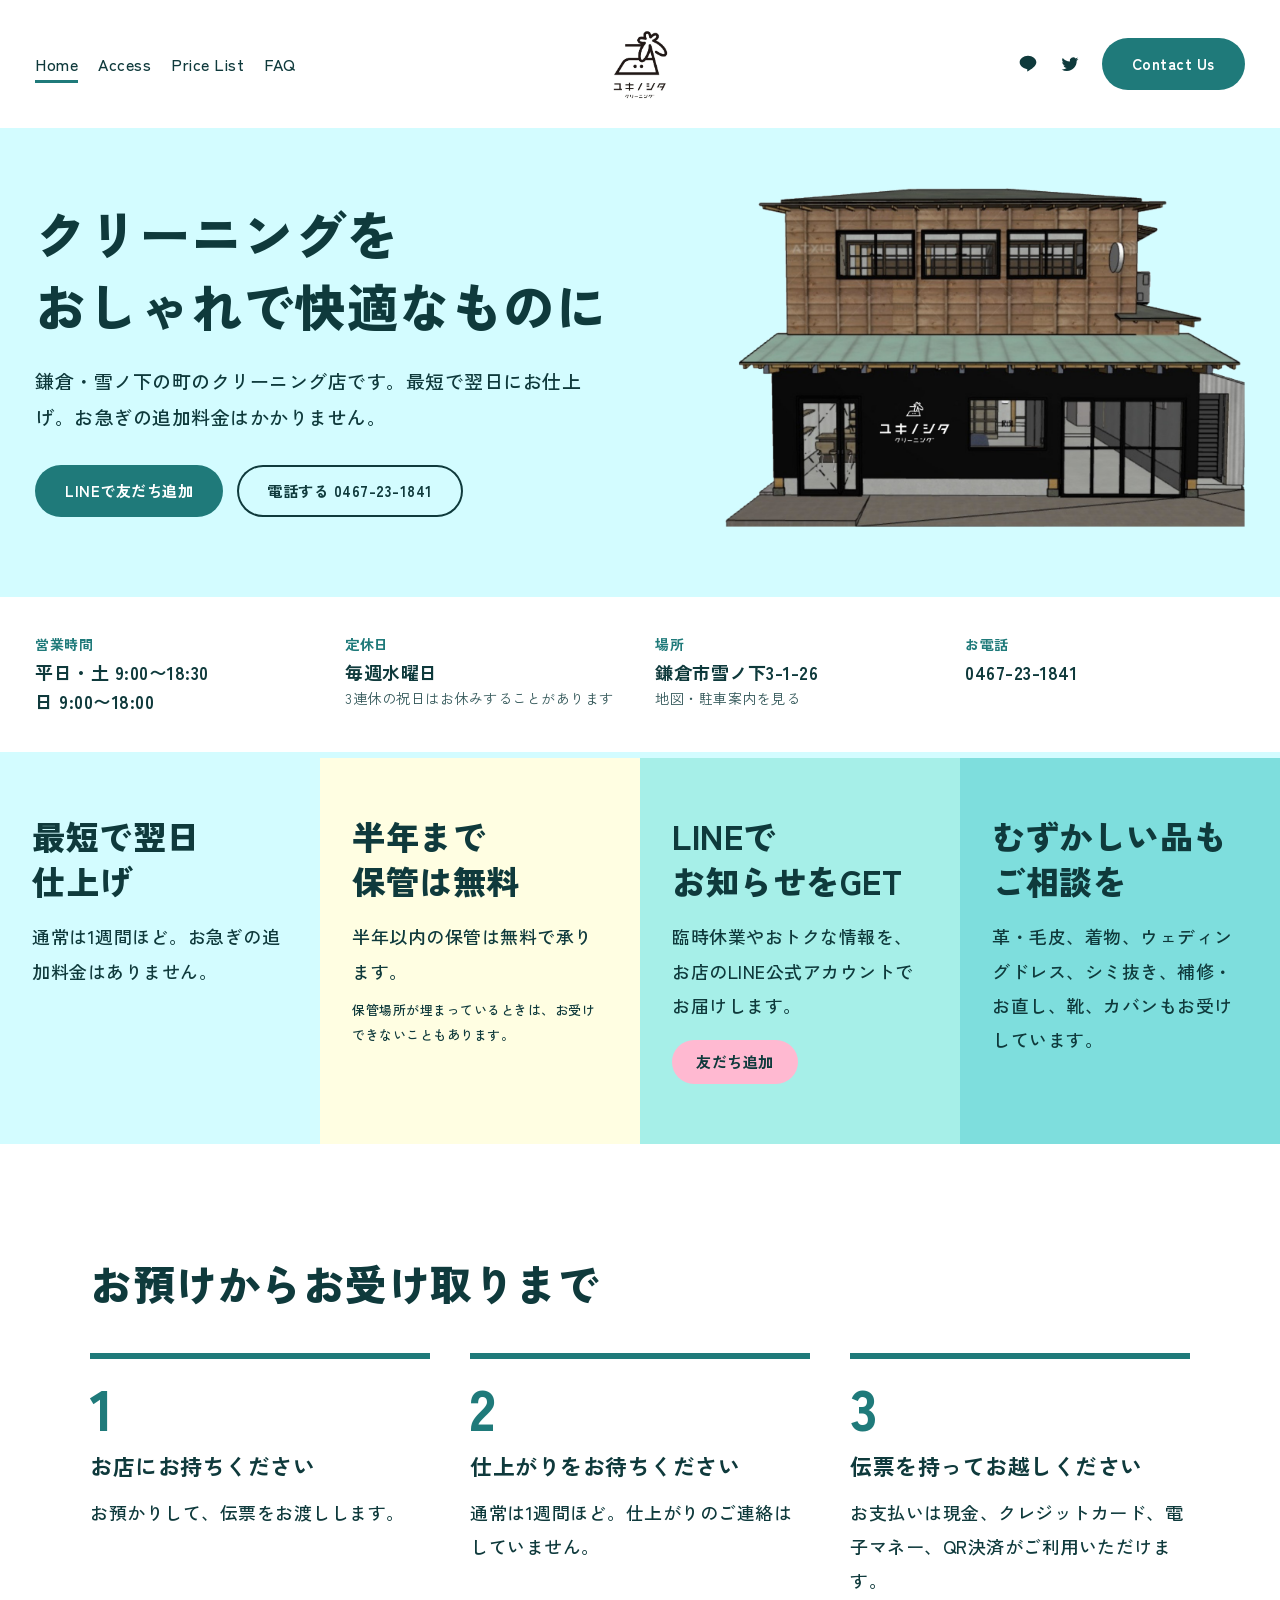
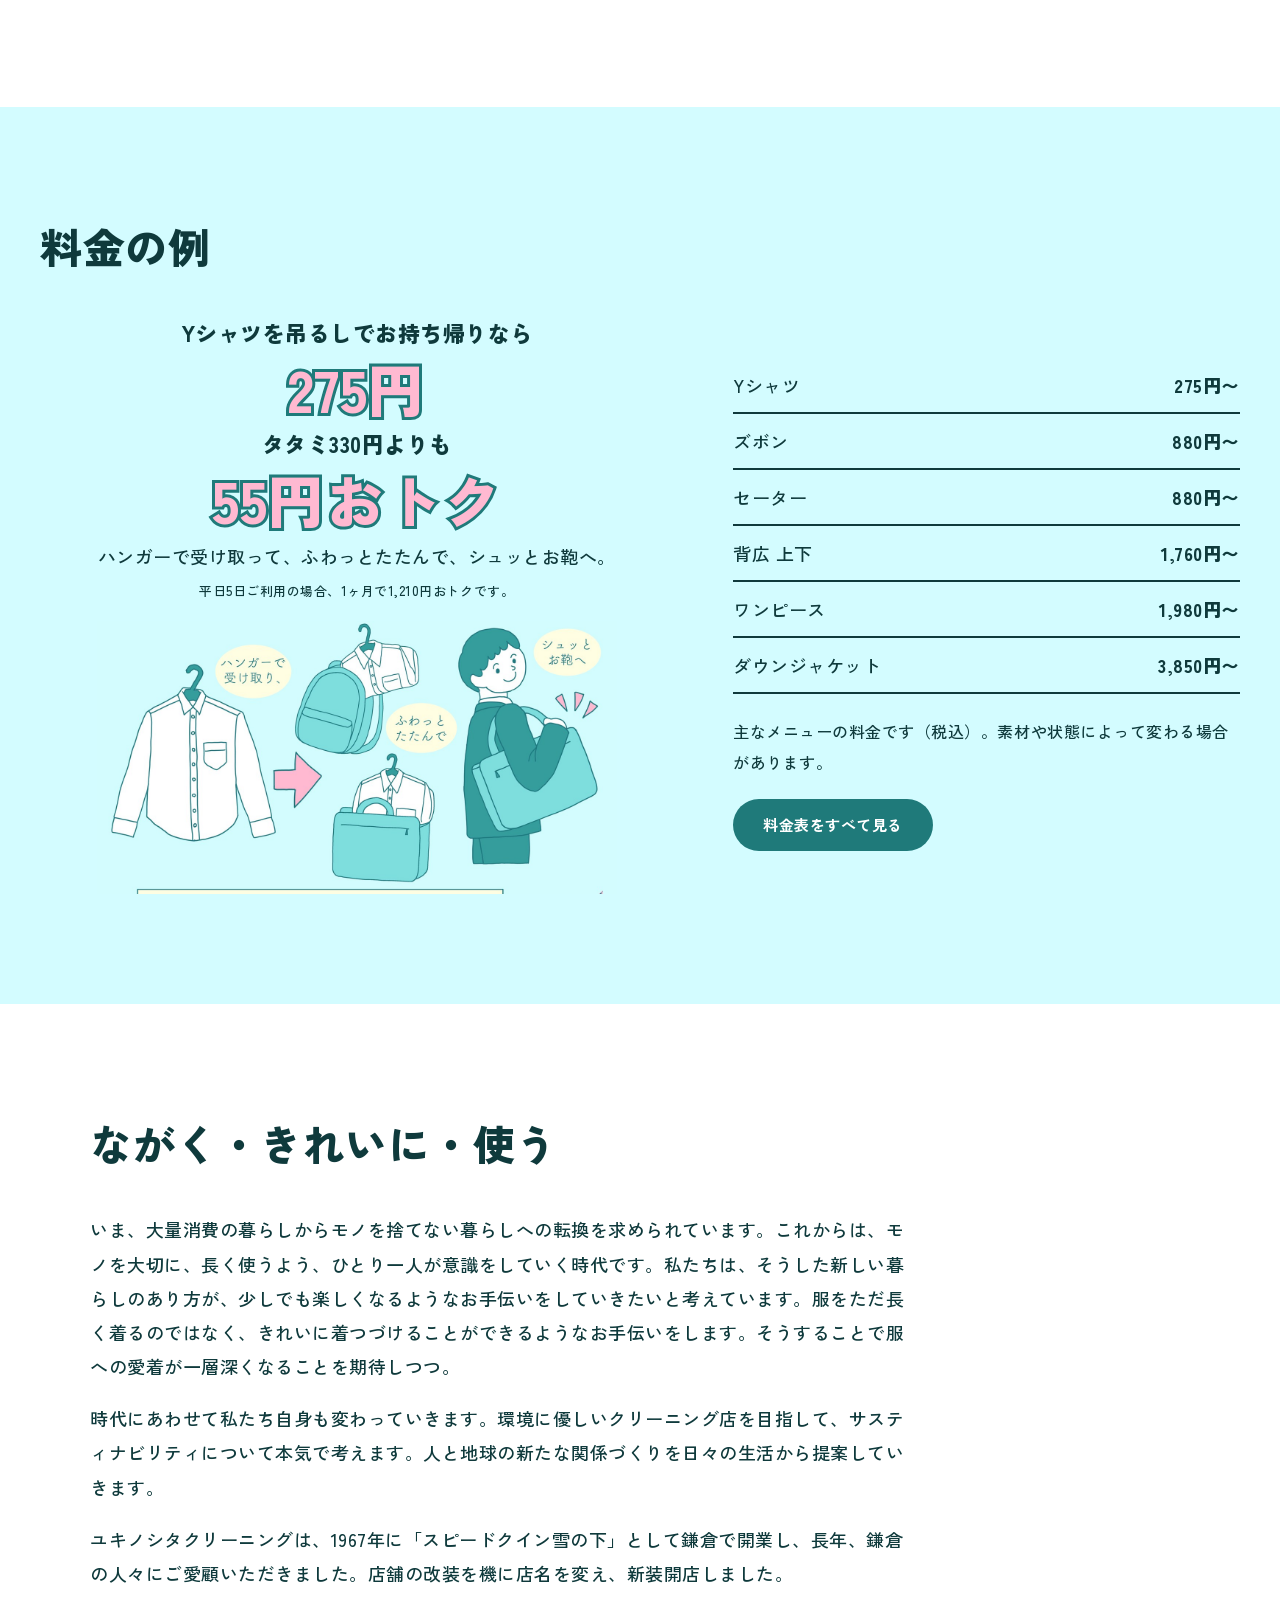
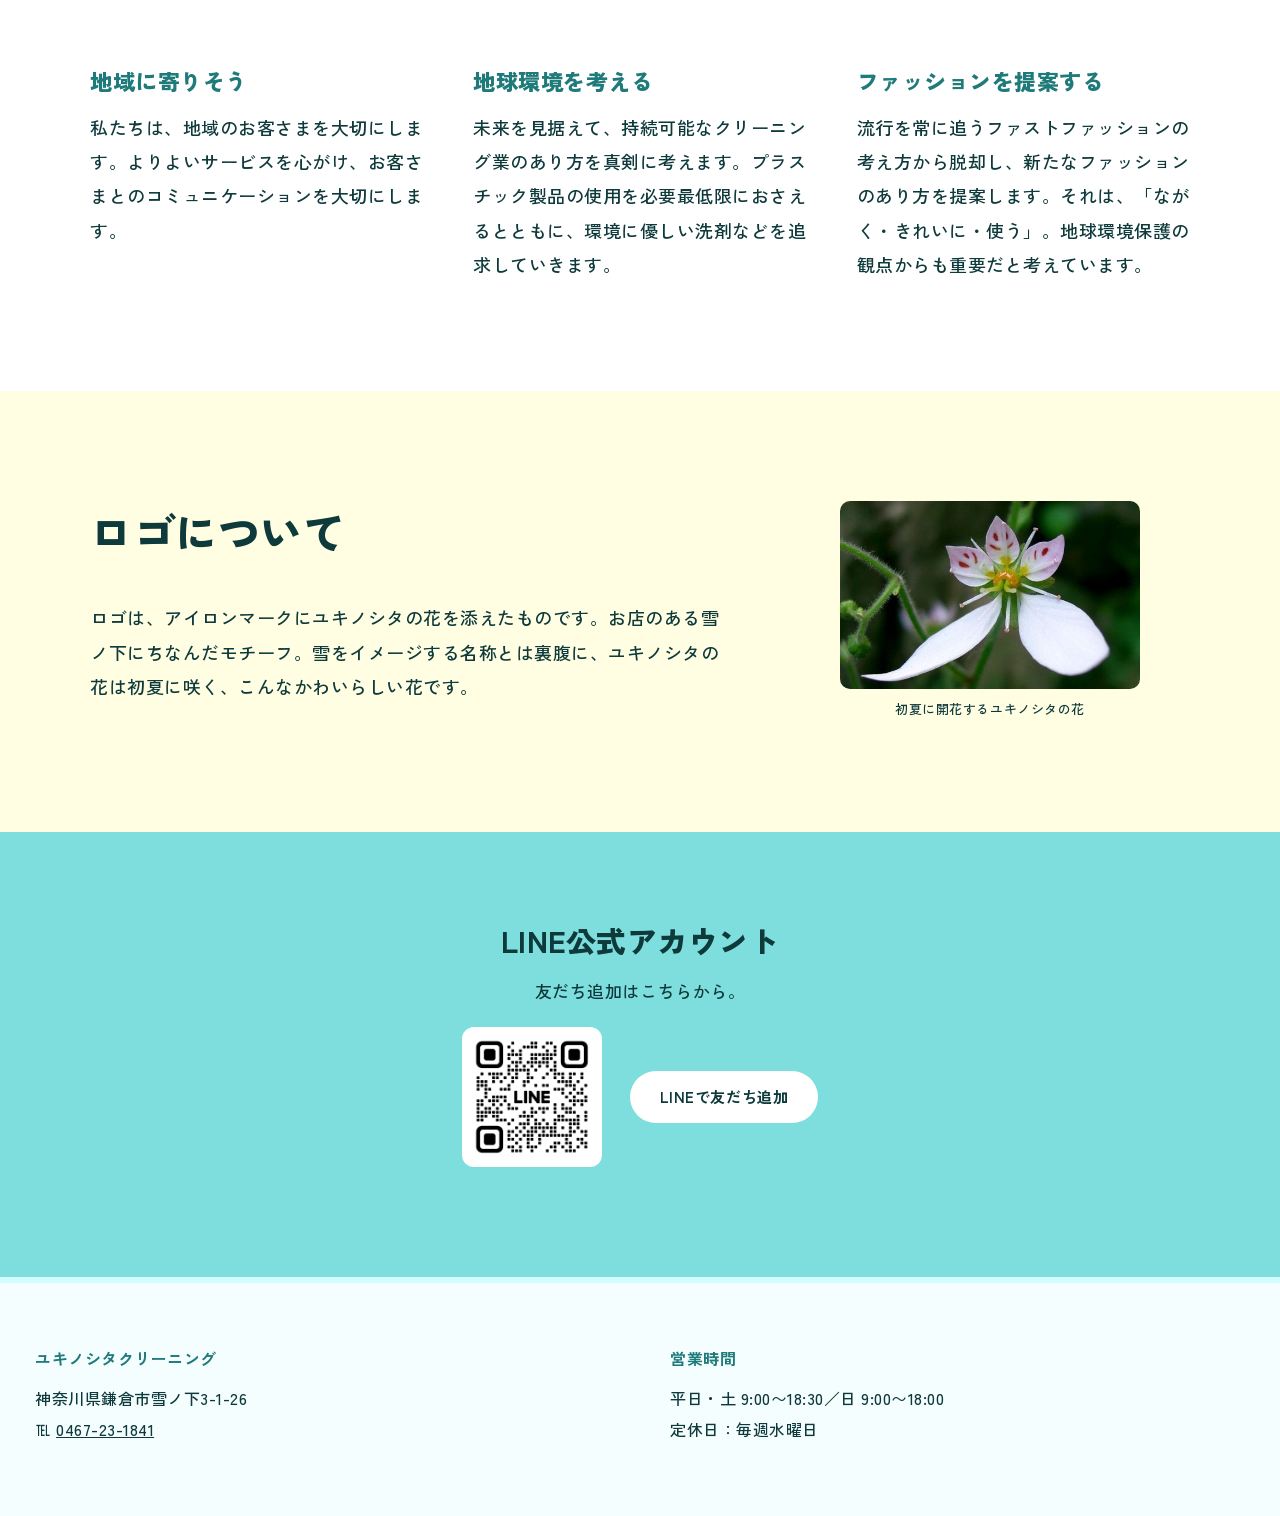
<file: index.html>
<!doctype html>
<html lang="ja"><head><meta charset="utf-8"><meta name="viewport" content="width=device-width,initial-scale=1">
<title>ユキノシタクリーニング｜鎌倉・雪ノ下のクリーニング店</title><meta name="description" content="鎌倉・雪ノ下のクリーニング店。最短翌日仕上げ、お急ぎの追加料金なし。Yシャツは吊るしでお持ち帰りなら275円（税込）。半年以内の保管は無料、大きなものはご相談ください。">
<meta property="og:description" content="鎌倉・雪ノ下のクリーニング店。最短翌日仕上げ、お急ぎの追加料金なし。Yシャツは吊るしでお持ち帰りなら275円（税込）。半年以内の保管は無料、大きなものはご相談ください。"><link rel="canonical" href="https://yukinoshita-cleaning.github.io/"><meta property="og:url" content="https://yukinoshita-cleaning.github.io/"><meta property="og:type" content="website"><meta property="og:locale" content="ja_JP">
<meta property="og:title" content="ユキノシタクリーニング"><meta property="og:site_name" content="ユキノシタクリーニング"><meta property="og:image" content="https://yukinoshita-cleaning.github.io/images/logo.jpg">
<link rel="preconnect" href="https://fonts.googleapis.com"><link rel="preconnect" href="https://fonts.gstatic.com" crossorigin>
<link href="https://fonts.googleapis.com/css2?family=Zen+Kaku+Gothic+New:wght@400;500;700;900&display=swap" rel="stylesheet">
<link rel="stylesheet" href="assets/style.css"><link rel="icon" href="favicon.ico" sizes="48x48"><link rel="icon" type="image/png" sizes="32x32" href="images/favicon-32.png"><link rel="apple-touch-icon" href="images/apple-touch-icon.png"><script type="application/ld+json">{"@context": "https://schema.org", "@type": "DryCleaningOrLaundry", "name": "ユキノシタクリーニング", "url": "https://yukinoshita-cleaning.github.io/", "image": "https://yukinoshita-cleaning.github.io/images/logo.jpg", "email": "yukinoshita.cleaning@icloud.com", "sameAs": ["https://twitter.com/Yukinoshita_Cl", "https://lin.ee/5aXbe80"], "telephone": "+81-467-23-1841", "address": {"@type": "PostalAddress", "addressCountry": "JP", "addressRegion": "神奈川県", "addressLocality": "鎌倉市", "streetAddress": "雪ノ下3-1-26"}, "geo": {"@type": "GeoCoordinates", "latitude": 35.322739, "longitude": 139.557242}, "openingHoursSpecification": [{"@type": "OpeningHoursSpecification", "dayOfWeek": ["Monday", "Tuesday", "Thursday", "Friday", "Saturday"], "opens": "09:00", "closes": "18:30"}, {"@type": "OpeningHoursSpecification", "dayOfWeek": "Sunday", "opens": "09:00", "closes": "18:00"}]}</script></head><body>
<header class="site-header"><nav class="site-nav"><a href="index.html" aria-current="page">Home</a><a href="access.html">Access</a><a href="price-list.html">Price List</a><a href="faq.html">FAQ</a></nav>
<a class="logo" href="index.html"><img src="images/logo.jpg" alt="ユキノシタクリーニング"></a>
<div class="header-right"><a class="tw" href="https://lin.ee/5aXbe80" aria-label="LINE" target="_blank" rel="noopener"><svg viewBox="0 0 24 24"><path d="M12 2C6.5 2 2 5.6 2 10c0 3.9 3.5 7.2 8.2 7.9.3.1.8.2.9.5.1.3.1.7 0 1l-.1.9c0 .3-.2 1 .9.5s5.9-3.5 8-6C21.300 13 22 11.600 22 10c0-4.400-4.500-8-10-8z"/></svg></a><a class="tw" href="https://twitter.com/Yukinoshita_Cl" aria-label="Twitter"><svg viewBox="0 0 24 24"><path d="M22 5.9c-.7.3-1.5.5-2.4.7.9-.5 1.5-1.3 1.8-2.3-.8.5-1.7.8-2.6 1a4.1 4.1 0 0 0-7 3.7A11.7 11.7 0 0 1 3.3 4.7a4.1 4.1 0 0 0 1.3 5.5c-.7 0-1.3-.2-1.9-.5 0 2 1.4 3.7 3.3 4.1-.6.2-1.2.2-1.8.1.5 1.6 2 2.8 3.8 2.9A8.2 8.2 0 0 1 2 18.5 11.6 11.6 0 0 0 8.3 20.3c7.5 0 11.7-6.3 11.7-11.7v-.5c.8-.6 1.5-1.3 2-2.2z"/></svg></a><a class="btn" href="contact.html">Contact Us</a></div></header>
<main>
<section class="hero"><div class="hero-in"><div>
<h1>クリーニングを<br>おしゃれで快適なものに</h1>
<p class="lead">鎌倉・雪ノ下の町のクリーニング店です。最短で翌日にお仕上げ。お急ぎの追加料金はかかりません。</p>
<div class="cta"><a class="btn" href="https://lin.ee/5aXbe80" target="_blank" rel="noopener">LINEで友だち追加</a><a class="btn ghost" href="tel:0467231841">電話する 0467-23-1841</a></div></div>
<figure><img src="images/shop.png" alt="ユキノシタクリーニングの外観。黒い壁に緑青色の屋根"></figure></div></section>
<section class="strip" aria-label="お店の情報"><div class="strip-in">
<div><h2>営業時間</h2><p>平日・土 9:00〜18:30<br>日 9:00〜18:00</p></div>
<div><h2>定休日</h2><p>毎週水曜日<small>3連休の祝日はお休みすることがあります</small></p></div>
<div><h2>場所</h2><p>鎌倉市雪ノ下3-1-26<small><a href="access.html">地図・駐車案内を見る</a></small></p></div>
<div><h2>お電話</h2><p><a href="tel:0467231841">0467-23-1841</a></p></div></div></section>
<section class="reasons" aria-label="ご利用のポイント">
<div class="reason r1"><h3>最短で翌日<br>仕上げ</h3><p>通常は1週間ほど。お急ぎの追加料金はありません。</p></div>
<div class="reason r2"><h3>半年まで<br>保管は無料</h3><p>半年以内の保管は無料で承ります。</p><small>保管場所が埋まっているときは、お受けできないこともあります。</small></div>
<div class="reason r3"><h3>LINEで<br>お知らせをGET</h3><p>臨時休業やおトクな情報を、お店のLINE公式アカウントでお届けします。</p><a class="btn accent" href="https://lin.ee/5aXbe80" target="_blank" rel="noopener">友だち追加</a></div>
<div class="reason r4"><h3>むずかしい品も<br>ご相談を</h3><p>革・毛皮、着物、ウェディングドレス、シミ抜き、補修・お直し、靴、カバンもお受けしています。</p></div></section>
<section class="section"><div class="section-in"><h2>お預けからお受け取りまで</h2>
<ol class="flow"><li><h3>お店にお持ちください</h3><p>お預かりして、伝票をお渡しします。</p></li>
<li><h3>仕上がりをお待ちください</h3><p>通常は1週間ほど。仕上がりのご連絡はしていません。</p></li>
<li><h3>伝票を持ってお越しください</h3><p>お支払いは現金、クレジットカード、電子マネー、QR決済がご利用いただけます。</p></li></ol></div></section>
<section class="section price-sec"><div class="section-in"><h2>料金の例</h2><div class="pricegrid"><div class="deal">
<h3>Yシャツを吊るしでお持ち帰りなら<span class="big">275円</span>タタミ330円よりも<span class="big">55円おトク</span></h3>
<p>ハンガーで受け取って、ふわっとたたんで、シュッとお鞄へ。</p><small>平日5日ご利用の場合、1ヶ月で1,210円おトクです。</small>
<img src="images/illust.jpg" alt="ハンガーで受け取ったYシャツをたたんで、お鞄に入れて持ち帰るイラスト" width="1414" height="740"></div>
<div class="pricelist"><table class="mini"><tbody><tr><th scope='row'>Yシャツ</th><td>275円〜</td></tr><tr><th scope='row'>ズボン</th><td>880円〜</td></tr><tr><th scope='row'>セーター</th><td>880円〜</td></tr><tr><th scope='row'>背広 上下</th><td>1,760円〜</td></tr><tr><th scope='row'>ワンピース</th><td>1,980円〜</td></tr><tr><th scope='row'>ダウンジャケット</th><td>3,850円〜</td></tr></tbody></table><p>主なメニューの料金です（税込）。素材や状態によって変わる場合があります。</p><a class="btn" href="price-list.html">料金表をすべて見る</a></div></div></div></section>
<section class="section"><div class="section-in"><h2>ながく・きれいに・使う</h2>
<div class="story"><p>いま、大量消費の暮らしからモノを捨てない暮らしへの転換を求められています。これからは、モノを大切に、長く使うよう、ひとり一人が意識をしていく時代です。私たちは、そうした新しい暮らしのあり方が、少しでも楽しくなるようなお手伝いをしていきたいと考えています。服をただ長く着るのではなく、きれいに着つづけることができるようなお手伝いをします。そうすることで服への愛着が一層深くなることを期待しつつ。</p>
<p>時代にあわせて私たち自身も変わっていきます。環境に優しいクリーニング店を目指して、サスティナビリティについて本気で考えます。人と地球の新たな関係づくりを日々の生活から提案していきます。</p>
<p>ユキノシタクリーニングは、1967年に「スピードクイン雪の下」として鎌倉で開業し、長年、鎌倉の人々にご愛顧いただきました。店舗の改装を機に店名を変え、新装開店しました。</p></div>
<div class="values"><div><h3>地域に寄りそう</h3><p>私たちは、地域のお客さまを大切にします。よりよいサービスを心がけ、お客さまとのコミュニケーションを大切にします。</p></div>
<div><h3>地球環境を考える</h3><p>未来を見据えて、持続可能なクリーニング業のあり方を真剣に考えます。プラスチック製品の使用を必要最低限におさえるとともに、環境に優しい洗剤などを追求していきます。</p></div>
<div><h3>ファッションを提案する</h3><p>流行を常に追うファストファッションの考え方から脱却し、新たなファッションのあり方を提案します。それは、「ながく・きれいに・使う」。地球環境保護の観点からも重要だと考えています。</p></div></div></div></section>
<section class="section logo-sec"><div class="section-in about-shop"><div><h2>ロゴについて</h2>
<p>ロゴは、アイロンマークにユキノシタの花を添えたものです。お店のある雪ノ下にちなんだモチーフ。雪をイメージする名称とは裏腹に、ユキノシタの花は初夏に咲く、こんなかわいらしい花です。</p></div>
<figure><img src="images/yukinoshita-flower.jpg" alt="白とピンクのユキノシタの花" width="538" height="337"><figcaption>初夏に開花するユキノシタの花</figcaption></figure></div></section>
<section class="line-band"><h3>LINE公式アカウント</h3><p>友だち追加はこちらから。</p><p class="line-block"><img src="images/line-qr.png" alt="LINE友だち追加のQRコード" width="140" height="140"><a class="btn light" href="https://lin.ee/5aXbe80" target="_blank" rel="noopener">LINEで友だち追加</a></p></section></main>
<footer class="site-footer"><div class="footer-in"><div><h4>ユキノシタクリーニング</h4><p>神奈川県鎌倉市雪ノ下3-1-26<br>℡ <a href="tel:0467231841">0467-23-1841</a></p></div><div><h4>営業時間</h4><p>平日・土 9:00〜18:30／日 9:00〜18:00<br>定休日：毎週水曜日</p></div></div></footer>
</body></html>
</file>
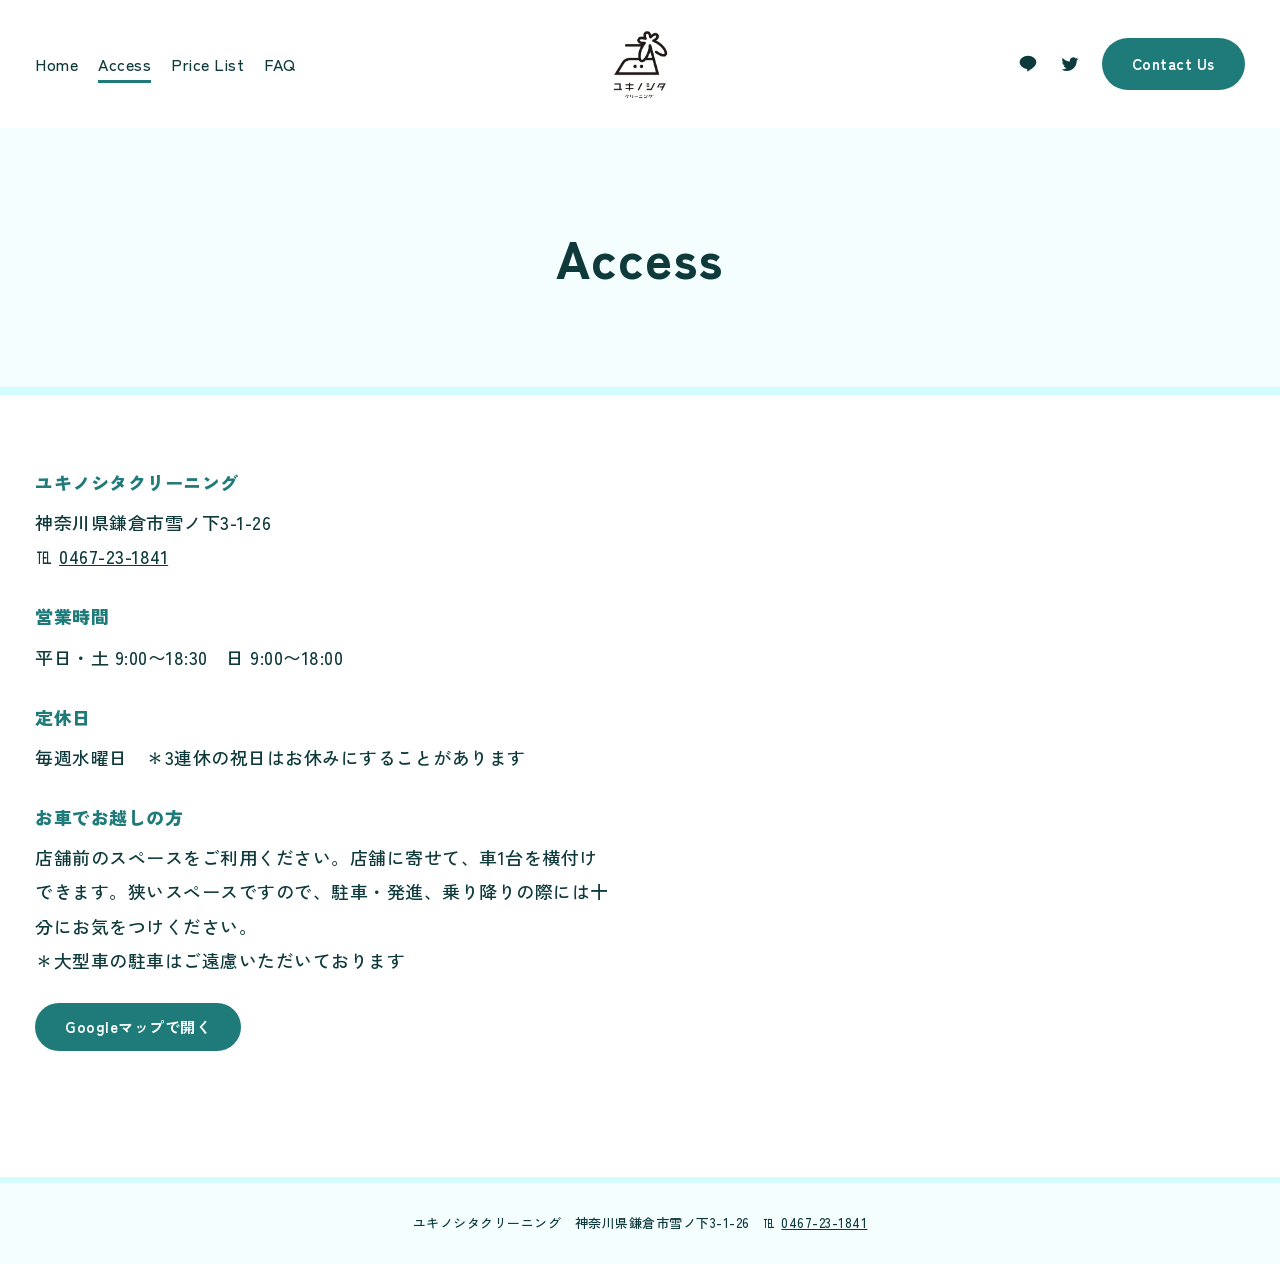
<file: access.html>
<!doctype html>
<html lang="ja"><head><meta charset="utf-8"><meta name="viewport" content="width=device-width,initial-scale=1">
<title>Access — ユキノシタクリーニング</title>
<meta name="description" content="ユキノシタクリーニング（鎌倉市雪ノ下3-1-26）へのアクセス。営業時間は平日・土9:00〜18:30、日9:00〜18:00、毎週水曜定休。お車は店舗前に1台横付けできます。"><meta property="og:description" content="ユキノシタクリーニング（鎌倉市雪ノ下3-1-26）へのアクセス。営業時間は平日・土9:00〜18:30、日9:00〜18:00、毎週水曜定休。お車は店舗前に1台横付けできます。"><link rel="canonical" href="https://yukinoshita-cleaning.github.io/access.html"><meta property="og:url" content="https://yukinoshita-cleaning.github.io/access.html"><meta property="og:type" content="website"><meta property="og:locale" content="ja_JP">
<meta property="og:title" content="Access — ユキノシタクリーニング"><meta property="og:site_name" content="ユキノシタクリーニング"><meta property="og:image" content="https://yukinoshita-cleaning.github.io/images/logo.jpg">
<link rel="preconnect" href="https://fonts.googleapis.com"><link rel="preconnect" href="https://fonts.gstatic.com" crossorigin>
<link href="https://fonts.googleapis.com/css2?family=Zen+Kaku+Gothic+New:wght@400;500;700;900&display=swap" rel="stylesheet">
<link rel="stylesheet" href="assets/style.css"><link rel="icon" href="favicon.ico" sizes="48x48"><link rel="icon" type="image/png" sizes="32x32" href="images/favicon-32.png"><link rel="apple-touch-icon" href="images/apple-touch-icon.png"></head><body>
<header class="site-header"><nav class="site-nav"><a href="index.html">Home</a><a href="access.html" aria-current="page">Access</a><a href="price-list.html">Price List</a><a href="faq.html">FAQ</a></nav>
<a class="logo" href="index.html"><img src="images/logo.jpg" alt="ユキノシタクリーニング"></a>
<div class="header-right"><a class="tw" href="https://lin.ee/5aXbe80" aria-label="LINE" target="_blank" rel="noopener"><svg viewBox="0 0 24 24"><path d="M12 2C6.5 2 2 5.6 2 10c0 3.9 3.5 7.2 8.2 7.9.3.1.8.2.9.5.1.3.1.7 0 1l-.1.9c0 .3-.2 1 .9.5s5.9-3.5 8-6C21.300 13 22 11.600 22 10c0-4.400-4.500-8-10-8z"/></svg></a><a class="tw" href="https://twitter.com/Yukinoshita_Cl" aria-label="Twitter"><svg viewBox="0 0 24 24"><path d="M22 5.9c-.7.3-1.5.5-2.4.7.9-.5 1.5-1.3 1.8-2.3-.8.5-1.7.8-2.6 1a4.1 4.1 0 0 0-7 3.7A11.7 11.7 0 0 1 3.3 4.7a4.1 4.1 0 0 0 1.3 5.5c-.7 0-1.3-.2-1.9-.5 0 2 1.4 3.7 3.3 4.1-.6.2-1.2.2-1.8.1.5 1.6 2 2.8 3.8 2.9A8.2 8.2 0 0 1 2 18.5 11.6 11.6 0 0 0 8.3 20.3c7.5 0 11.7-6.3 11.7-11.7v-.5c.8-.6 1.5-1.3 2-2.2z"/></svg></a><a class="btn" href="contact.html">Contact Us</a></div></header>
<main><h2 class="title page-title">Access</h2>
<div class="wrap"><div class="access"><div class="info">
<h4>ユキノシタクリーニング</h4><p>神奈川県鎌倉市雪ノ下3-1-26<br>℡ <a href="tel:0467231841">0467-23-1841</a></p>
<h4>営業時間</h4><p>平日・土 9:00〜18:30　日 9:00〜18:00</p>
<h4>定休日</h4><p>毎週水曜日　＊3連休の祝日はお休みにすることがあります</p>
<h4>お車でお越しの方</h4><p>店舗前のスペースをご利用ください。店舗に寄せて、車1台を横付けできます。狭いスペースですので、駐車・発進、乗り降りの際には十分にお気をつけください。<br>＊大型車の駐車はご遠慮いただいております</p>
<p><a class="btn" href="https://maps.app.goo.gl/fqfAePQv6fpUEhGL8" target="_blank" rel="noopener">Googleマップで開く</a></p></div>
<div class="map"><iframe title="地図" loading="lazy" src="https://www.openstreetmap.org/export/embed.html?bbox=139.5532%2C35.3202%2C139.5612%2C35.3252&amp;layer=mapnik&amp;marker=35.322739%2C139.557242"></iframe></div></div></div></main>
<footer class="site-footer simple"><p>ユキノシタクリーニング　神奈川県鎌倉市雪ノ下3-1-26　℡ <a href="tel:0467231841">0467-23-1841</a></p></footer>
</body></html>
</file>
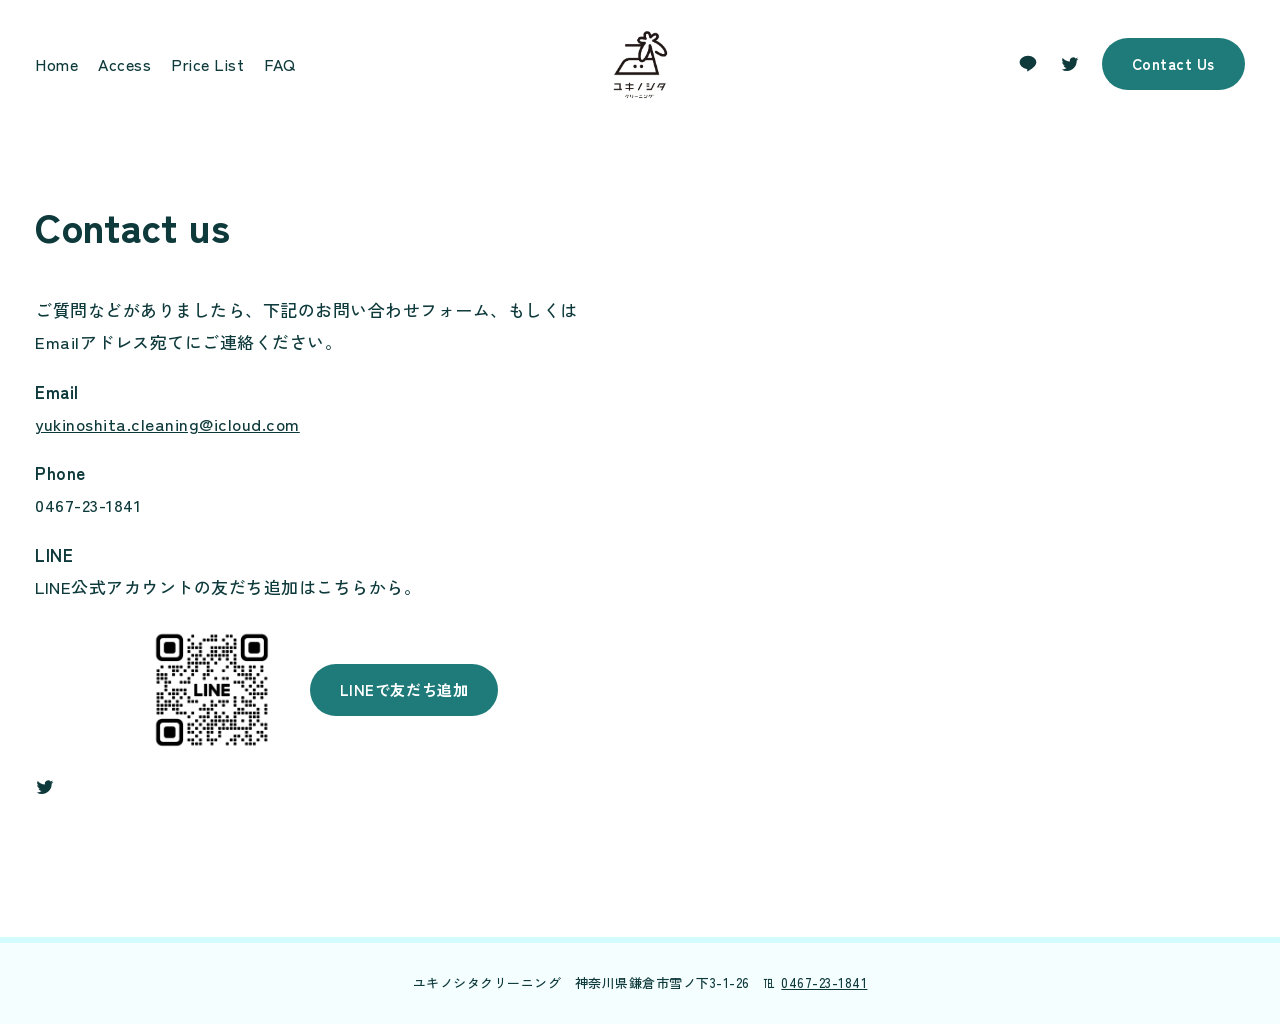
<file: contact.html>
<!doctype html>
<html lang="ja"><head><meta charset="utf-8"><meta name="viewport" content="width=device-width,initial-scale=1">
<title>Contact — ユキノシタクリーニング</title>
<meta name="description" content="ユキノシタクリーニング（鎌倉・雪ノ下）へのお問い合わせ。お電話0467-23-1841、メール、LINE公式アカウント、お問い合わせフォームから承ります。"><meta property="og:description" content="ユキノシタクリーニング（鎌倉・雪ノ下）へのお問い合わせ。お電話0467-23-1841、メール、LINE公式アカウント、お問い合わせフォームから承ります。"><link rel="canonical" href="https://yukinoshita-cleaning.github.io/contact.html"><meta property="og:url" content="https://yukinoshita-cleaning.github.io/contact.html"><meta property="og:type" content="website"><meta property="og:locale" content="ja_JP">
<meta property="og:title" content="Contact — ユキノシタクリーニング"><meta property="og:site_name" content="ユキノシタクリーニング"><meta property="og:image" content="https://yukinoshita-cleaning.github.io/images/logo.jpg">
<link rel="preconnect" href="https://fonts.googleapis.com"><link rel="preconnect" href="https://fonts.gstatic.com" crossorigin>
<link href="https://fonts.googleapis.com/css2?family=Zen+Kaku+Gothic+New:wght@400;500;700;900&display=swap" rel="stylesheet">
<link rel="stylesheet" href="assets/style.css"><link rel="icon" href="favicon.ico" sizes="48x48"><link rel="icon" type="image/png" sizes="32x32" href="images/favicon-32.png"><link rel="apple-touch-icon" href="images/apple-touch-icon.png"></head><body>
<header class="site-header"><nav class="site-nav"><a href="index.html">Home</a><a href="access.html">Access</a><a href="price-list.html">Price List</a><a href="faq.html">FAQ</a></nav>
<a class="logo" href="index.html"><img src="images/logo.jpg" alt="ユキノシタクリーニング"></a>
<div class="header-right"><a class="tw" href="https://lin.ee/5aXbe80" aria-label="LINE" target="_blank" rel="noopener"><svg viewBox="0 0 24 24"><path d="M12 2C6.5 2 2 5.6 2 10c0 3.9 3.5 7.2 8.2 7.9.3.1.8.2.9.5.1.3.1.7 0 1l-.1.9c0 .3-.2 1 .9.5s5.9-3.5 8-6C21.300 13 22 11.600 22 10c0-4.400-4.500-8-10-8z"/></svg></a><a class="tw" href="https://twitter.com/Yukinoshita_Cl" aria-label="Twitter"><svg viewBox="0 0 24 24"><path d="M22 5.9c-.7.3-1.5.5-2.4.7.9-.5 1.5-1.3 1.8-2.3-.8.5-1.7.8-2.6 1a4.1 4.1 0 0 0-7 3.7A11.7 11.7 0 0 1 3.3 4.7a4.1 4.1 0 0 0 1.3 5.5c-.7 0-1.3-.2-1.9-.5 0 2 1.4 3.7 3.3 4.1-.6.2-1.2.2-1.8.1.5 1.6 2 2.8 3.8 2.9A8.2 8.2 0 0 1 2 18.5 11.6 11.6 0 0 0 8.3 20.3c7.5 0 11.7-6.3 11.7-11.7v-.5c.8-.6 1.5-1.3 2-2.2z"/></svg></a><a class="btn" href="contact.html">Contact Us</a></div></header>
<main><div class="contact"><div><h1>Contact us</h1>
<p>ご質問などがありましたら、下記のお問い合わせフォーム、もしくはEmailアドレス宛てにご連絡ください。</p>
<p><b>Email</b><br><a href="mailto:yukinoshita.cleaning@icloud.com">yukinoshita.cleaning@icloud.com</a></p>
<p><b>Phone</b><br>0467-23-1841</p>
<p><b>LINE</b><br>LINE公式アカウントの友だち追加はこちらから。</p>
<p class="line-block"><img src="images/line-qr.png" alt="LINE友だち追加のQRコード" width="140" height="140"><a class="btn" href="https://lin.ee/5aXbe80" target="_blank" rel="noopener">LINEで友だち追加</a></p><a class="tw" href="https://twitter.com/Yukinoshita_Cl" aria-label="Twitter"><svg viewBox="0 0 24 24"><path d="M22 5.9c-.7.3-1.5.5-2.4.7.9-.5 1.5-1.3 1.8-2.3-.8.5-1.7.8-2.6 1a4.1 4.1 0 0 0-7 3.7A11.7 11.7 0 0 1 3.3 4.7a4.1 4.1 0 0 0 1.3 5.5c-.7 0-1.3-.2-1.9-.5 0 2 1.4 3.7 3.3 4.1-.6.2-1.2.2-1.8.1.5 1.6 2 2.8 3.8 2.9A8.2 8.2 0 0 1 2 18.5 11.6 11.6 0 0 0 8.3 20.3c7.5 0 11.7-6.3 11.7-11.7v-.5c.8-.6 1.5-1.3 2-2.2z"/></svg></a></div>
<!-- Googleフォーム: 「送信」→「<>」埋め込みHTMLの src のURLを下の GOOGLE_FORM_URL に入れ、このコメントを外してください
<form-embed><iframe src="GOOGLE_FORM_URL" width="100%" height="900" frameborder="0" title="お問い合わせフォーム">読み込んでいます…</iframe></form-embed>
--></div></main>
<footer class="site-footer simple"><p>ユキノシタクリーニング　神奈川県鎌倉市雪ノ下3-1-26　℡ <a href="tel:0467231841">0467-23-1841</a></p></footer>
</body></html>
</file>
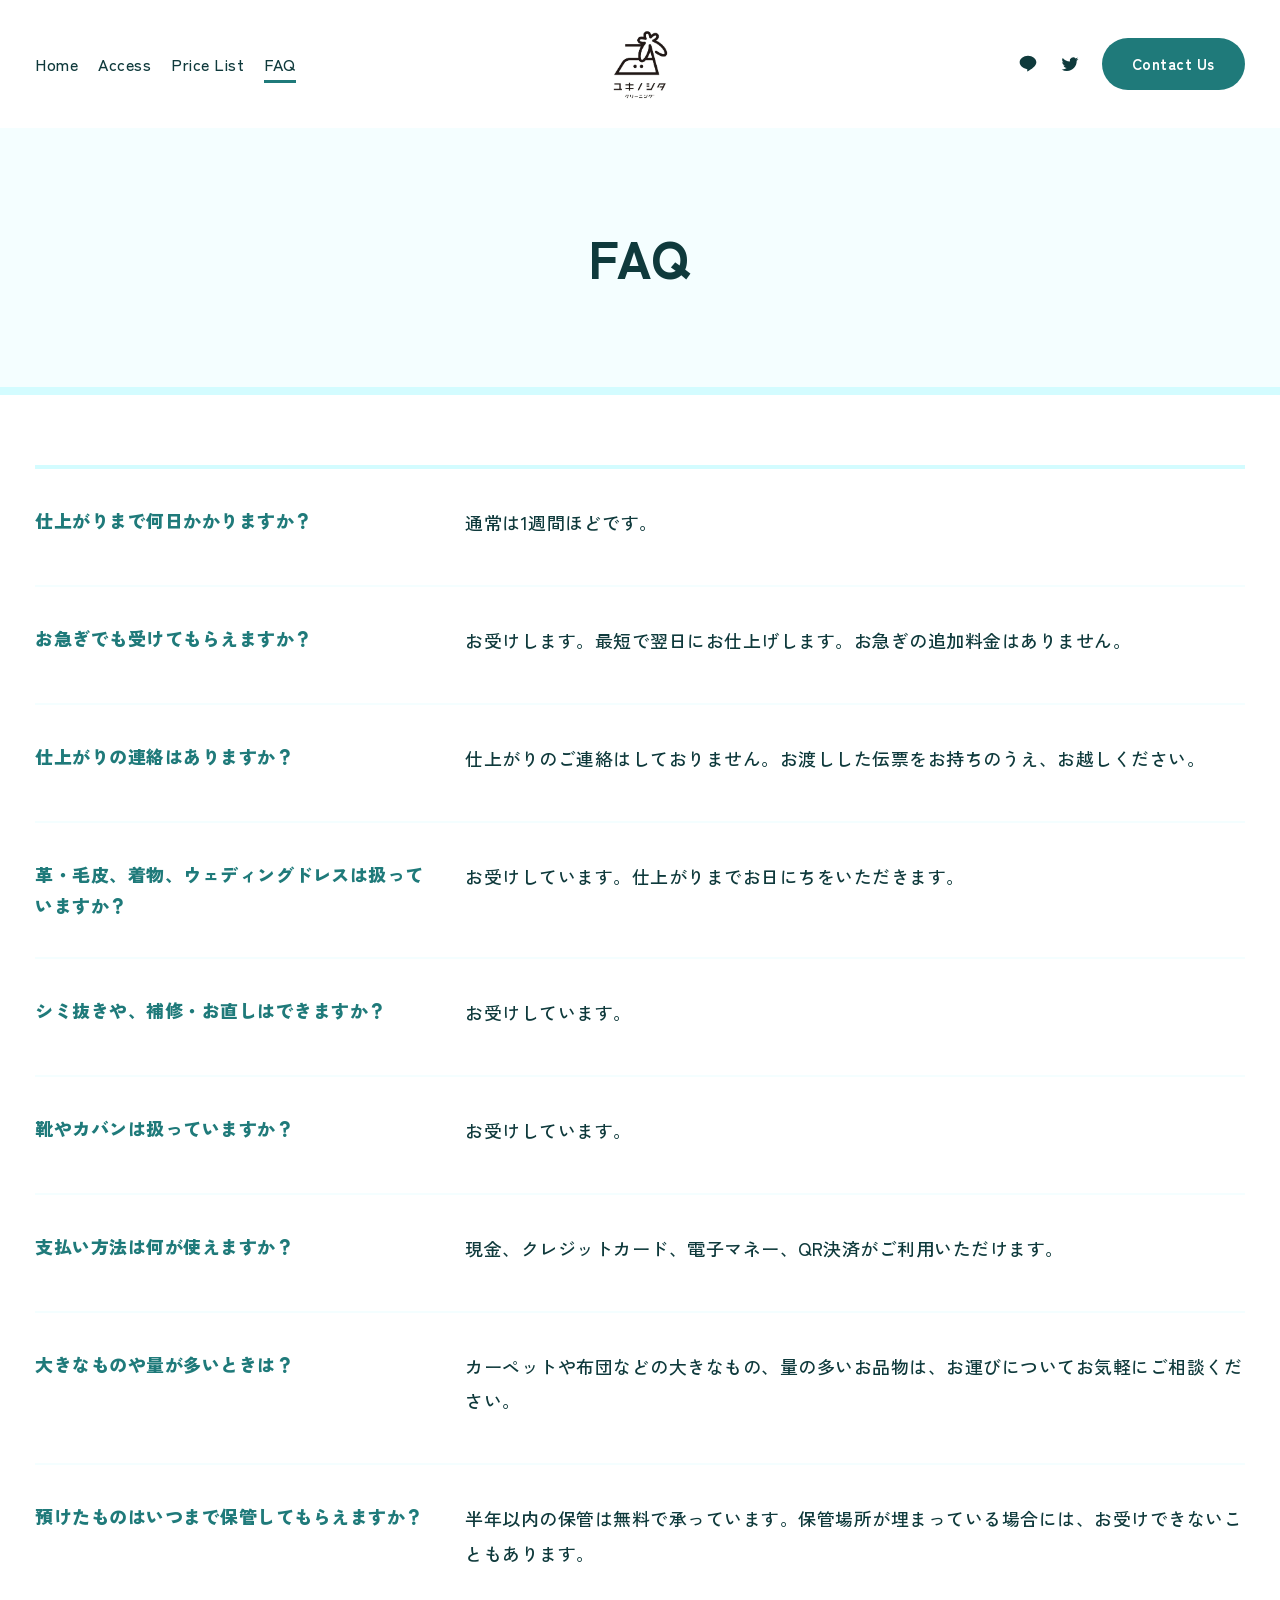
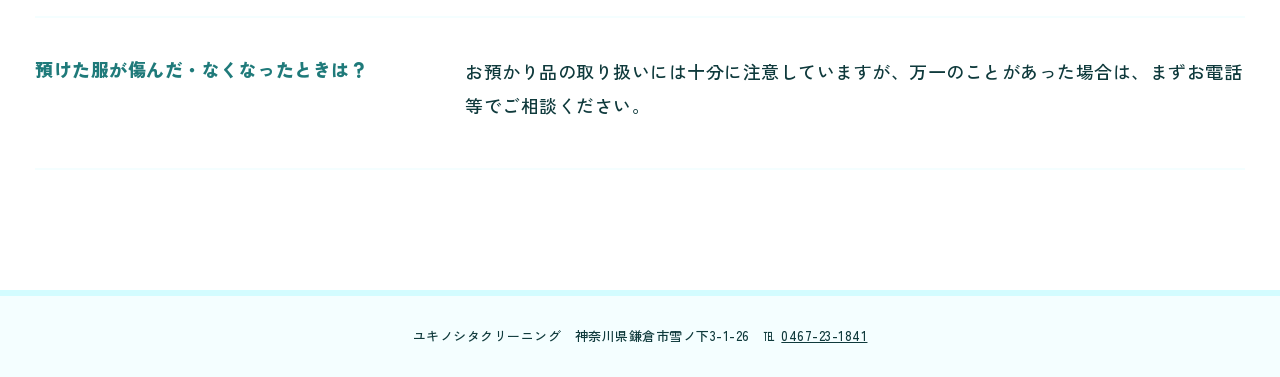
<file: faq.html>
<!doctype html>
<html lang="ja"><head><meta charset="utf-8"><meta name="viewport" content="width=device-width,initial-scale=1">
<title>FAQ — ユキノシタクリーニング</title>
<meta name="description" content="ユキノシタクリーニング（鎌倉・雪ノ下）のよくあるご質問。仕上がり日数、お支払い方法、保管、むずかしい品のお取り扱いなどにお答えします。"><meta property="og:description" content="ユキノシタクリーニング（鎌倉・雪ノ下）のよくあるご質問。仕上がり日数、お支払い方法、保管、むずかしい品のお取り扱いなどにお答えします。"><link rel="canonical" href="https://yukinoshita-cleaning.github.io/faq.html"><meta property="og:url" content="https://yukinoshita-cleaning.github.io/faq.html"><meta property="og:type" content="website"><meta property="og:locale" content="ja_JP">
<meta property="og:title" content="FAQ — ユキノシタクリーニング"><meta property="og:site_name" content="ユキノシタクリーニング"><meta property="og:image" content="https://yukinoshita-cleaning.github.io/images/logo.jpg">
<link rel="preconnect" href="https://fonts.googleapis.com"><link rel="preconnect" href="https://fonts.gstatic.com" crossorigin>
<link href="https://fonts.googleapis.com/css2?family=Zen+Kaku+Gothic+New:wght@400;500;700;900&display=swap" rel="stylesheet">
<link rel="stylesheet" href="assets/style.css"><link rel="icon" href="favicon.ico" sizes="48x48"><link rel="icon" type="image/png" sizes="32x32" href="images/favicon-32.png"><link rel="apple-touch-icon" href="images/apple-touch-icon.png"></head><body>
<header class="site-header"><nav class="site-nav"><a href="index.html">Home</a><a href="access.html">Access</a><a href="price-list.html">Price List</a><a href="faq.html" aria-current="page">FAQ</a></nav>
<a class="logo" href="index.html"><img src="images/logo.jpg" alt="ユキノシタクリーニング"></a>
<div class="header-right"><a class="tw" href="https://lin.ee/5aXbe80" aria-label="LINE" target="_blank" rel="noopener"><svg viewBox="0 0 24 24"><path d="M12 2C6.5 2 2 5.6 2 10c0 3.9 3.5 7.2 8.2 7.9.3.1.8.2.9.5.1.3.1.7 0 1l-.1.9c0 .3-.2 1 .9.5s5.9-3.5 8-6C21.300 13 22 11.600 22 10c0-4.400-4.500-8-10-8z"/></svg></a><a class="tw" href="https://twitter.com/Yukinoshita_Cl" aria-label="Twitter"><svg viewBox="0 0 24 24"><path d="M22 5.9c-.7.3-1.5.5-2.4.7.9-.5 1.5-1.3 1.8-2.3-.8.5-1.7.8-2.6 1a4.1 4.1 0 0 0-7 3.7A11.7 11.7 0 0 1 3.3 4.7a4.1 4.1 0 0 0 1.3 5.5c-.7 0-1.3-.2-1.9-.5 0 2 1.4 3.7 3.3 4.1-.6.2-1.2.2-1.8.1.5 1.6 2 2.8 3.8 2.9A8.2 8.2 0 0 1 2 18.5 11.6 11.6 0 0 0 8.3 20.3c7.5 0 11.7-6.3 11.7-11.7v-.5c.8-.6 1.5-1.3 2-2.2z"/></svg></a><a class="btn" href="contact.html">Contact Us</a></div></header>
<main><h2 class="title page-title">FAQ</h2>
<div class="wrap"><ul class="rows faq"><li class="row-item"><h3>仕上がりまで何日かかりますか？</h3><div><p>通常は1週間ほどです。</p></div></li><li class="row-item"><h3>お急ぎでも受けてもらえますか？</h3><div><p>お受けします。最短で翌日にお仕上げします。お急ぎの追加料金はありません。</p></div></li><li class="row-item"><h3>仕上がりの連絡はありますか？</h3><div><p>仕上がりのご連絡はしておりません。お渡しした伝票をお持ちのうえ、お越しください。</p></div></li><li class="row-item"><h3>革・毛皮、着物、ウェディングドレスは扱っていますか？</h3><div><p>お受けしています。仕上がりまでお日にちをいただきます。</p></div></li><li class="row-item"><h3>シミ抜きや、補修・お直しはできますか？</h3><div><p>お受けしています。</p></div></li><li class="row-item"><h3>靴やカバンは扱っていますか？</h3><div><p>お受けしています。</p></div></li><li class="row-item"><h3>支払い方法は何が使えますか？</h3><div><p>現金、クレジットカード、電子マネー、QR決済がご利用いただけます。</p></div></li><li class="row-item"><h3>大きなものや量が多いときは？</h3><div><p>カーペットや布団などの大きなもの、量の多いお品物は、お運びについてお気軽にご相談ください。</p></div></li><li class="row-item"><h3>預けたものはいつまで保管してもらえますか？</h3><div><p>半年以内の保管は無料で承っています。保管場所が埋まっている場合には、お受けできないこともあります。</p></div></li><li class="row-item"><h3>預けた服が傷んだ・なくなったときは？</h3><div><p>お預かり品の取り扱いには十分に注意していますが、万一のことがあった場合は、まずお電話等でご相談ください。</p></div></li></ul></div></main>
<footer class="site-footer simple"><p>ユキノシタクリーニング　神奈川県鎌倉市雪ノ下3-1-26　℡ <a href="tel:0467231841">0467-23-1841</a></p></footer>
</body></html>
</file>
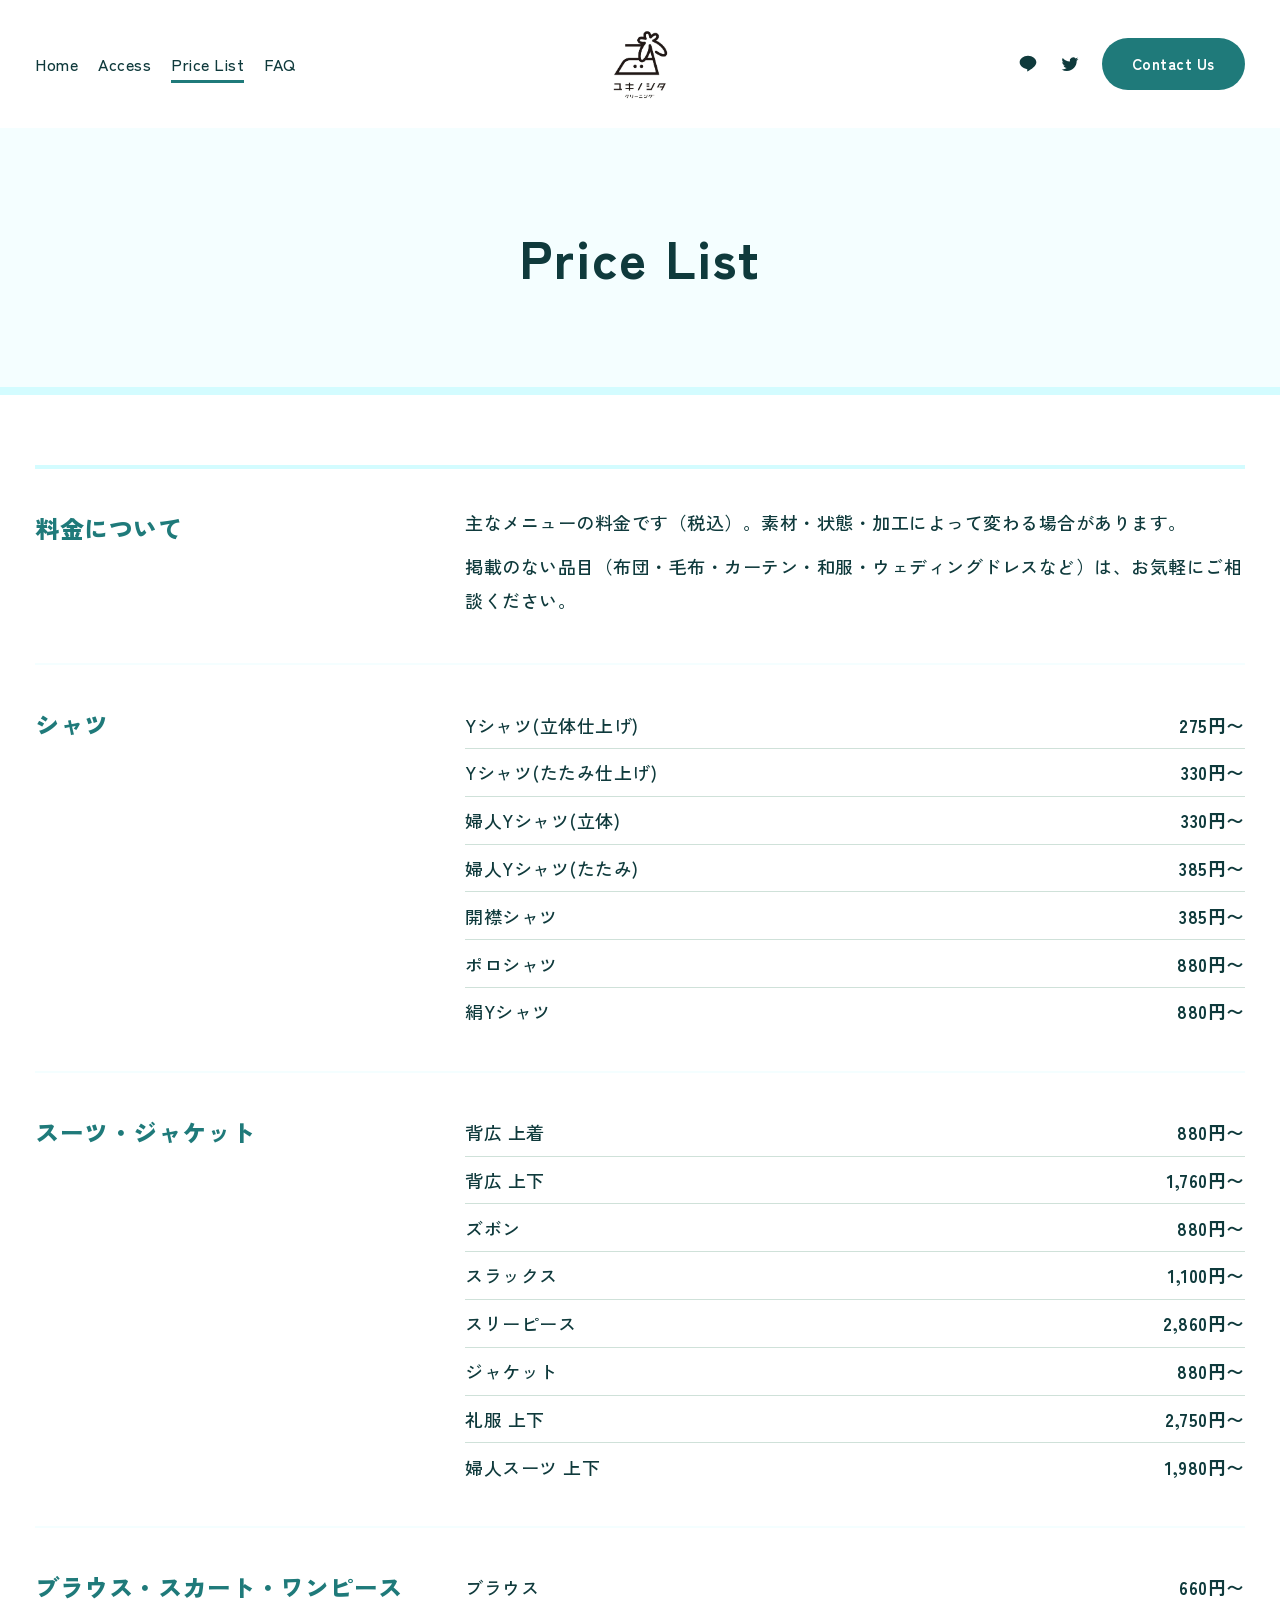
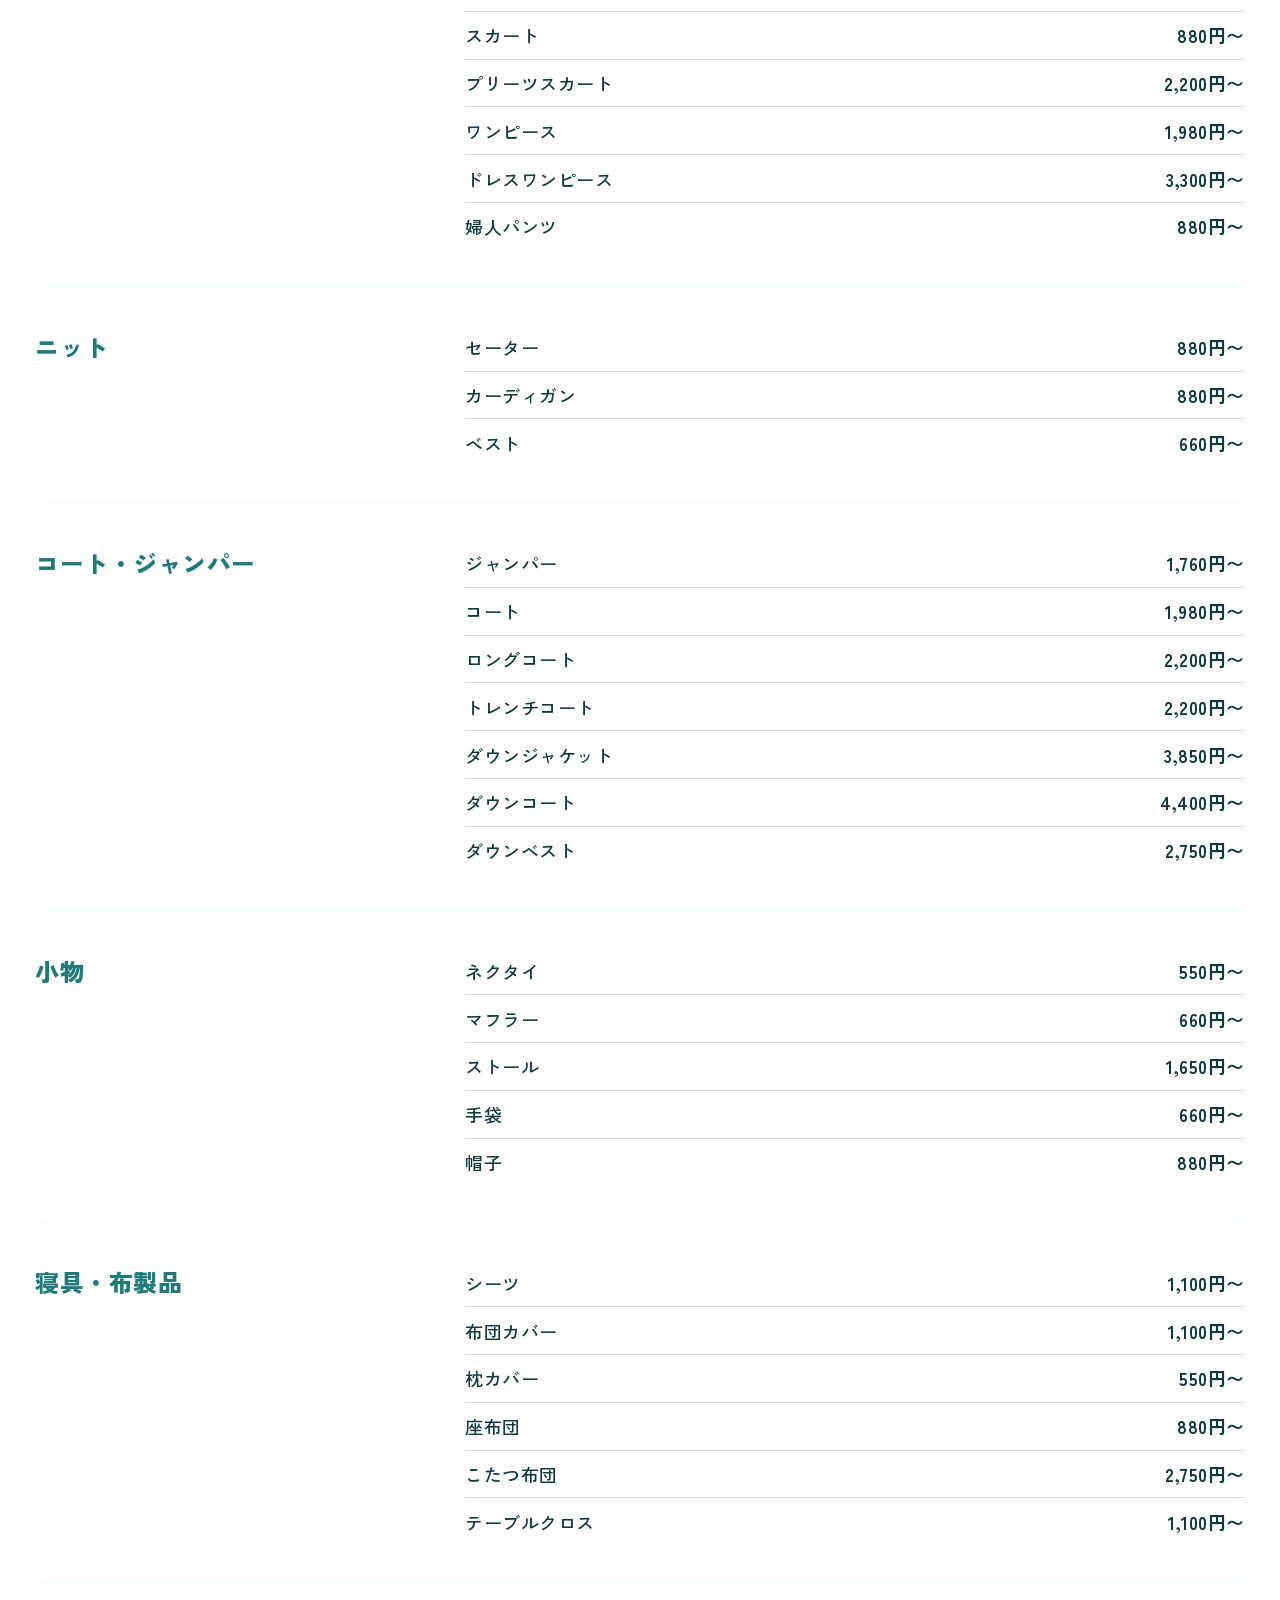
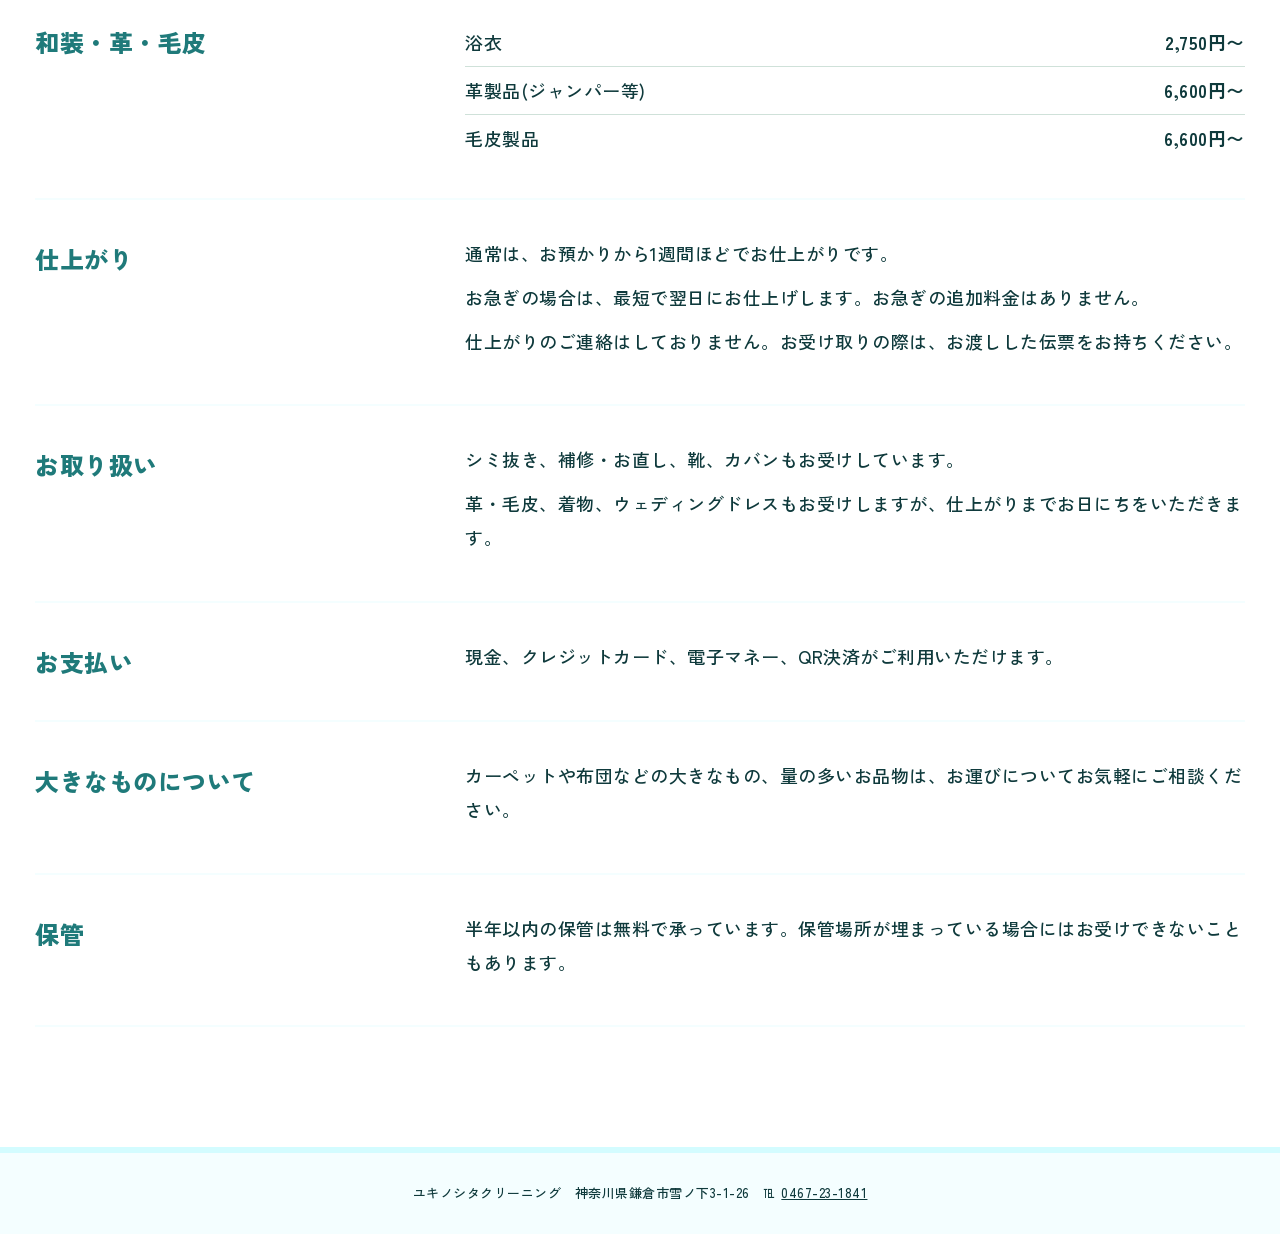
<file: price-list.html>
<!doctype html>
<html lang="ja"><head><meta charset="utf-8"><meta name="viewport" content="width=device-width,initial-scale=1">
<title>Price List — ユキノシタクリーニング</title>
<meta name="description" content="ユキノシタクリーニング（鎌倉・雪ノ下）の料金表（税込）。Yシャツ275円〜、ズボン・セーター880円〜、背広上下1,760円〜。仕上がり・お支払い・保管などのご利用案内も掲載。"><meta property="og:description" content="ユキノシタクリーニング（鎌倉・雪ノ下）の料金表（税込）。Yシャツ275円〜、ズボン・セーター880円〜、背広上下1,760円〜。仕上がり・お支払い・保管などのご利用案内も掲載。"><link rel="canonical" href="https://yukinoshita-cleaning.github.io/price-list.html"><meta property="og:url" content="https://yukinoshita-cleaning.github.io/price-list.html"><meta property="og:type" content="website"><meta property="og:locale" content="ja_JP">
<meta property="og:title" content="Price List — ユキノシタクリーニング"><meta property="og:site_name" content="ユキノシタクリーニング"><meta property="og:image" content="https://yukinoshita-cleaning.github.io/images/logo.jpg">
<link rel="preconnect" href="https://fonts.googleapis.com"><link rel="preconnect" href="https://fonts.gstatic.com" crossorigin>
<link href="https://fonts.googleapis.com/css2?family=Zen+Kaku+Gothic+New:wght@400;500;700;900&display=swap" rel="stylesheet">
<link rel="stylesheet" href="assets/style.css"><link rel="icon" href="favicon.ico" sizes="48x48"><link rel="icon" type="image/png" sizes="32x32" href="images/favicon-32.png"><link rel="apple-touch-icon" href="images/apple-touch-icon.png"></head><body>
<header class="site-header"><nav class="site-nav"><a href="index.html">Home</a><a href="access.html">Access</a><a href="price-list.html" aria-current="page">Price List</a><a href="faq.html">FAQ</a></nav>
<a class="logo" href="index.html"><img src="images/logo.jpg" alt="ユキノシタクリーニング"></a>
<div class="header-right"><a class="tw" href="https://lin.ee/5aXbe80" aria-label="LINE" target="_blank" rel="noopener"><svg viewBox="0 0 24 24"><path d="M12 2C6.5 2 2 5.6 2 10c0 3.9 3.5 7.2 8.2 7.9.3.1.8.2.9.5.1.3.1.7 0 1l-.1.9c0 .3-.2 1 .9.5s5.9-3.5 8-6C21.300 13 22 11.600 22 10c0-4.400-4.500-8-10-8z"/></svg></a><a class="tw" href="https://twitter.com/Yukinoshita_Cl" aria-label="Twitter"><svg viewBox="0 0 24 24"><path d="M22 5.9c-.7.3-1.5.5-2.4.7.9-.5 1.5-1.3 1.8-2.3-.8.5-1.7.8-2.6 1a4.1 4.1 0 0 0-7 3.7A11.7 11.7 0 0 1 3.3 4.7a4.1 4.1 0 0 0 1.3 5.5c-.7 0-1.3-.2-1.9-.5 0 2 1.4 3.7 3.3 4.1-.6.2-1.2.2-1.8.1.5 1.6 2 2.8 3.8 2.9A8.2 8.2 0 0 1 2 18.5 11.6 11.6 0 0 0 8.3 20.3c7.5 0 11.7-6.3 11.7-11.7v-.5c.8-.6 1.5-1.3 2-2.2z"/></svg></a><a class="btn" href="contact.html">Contact Us</a></div></header>
<main><h2 class="title page-title">Price List</h2>
<div class="wrap"><ul class="rows "><li class="row-item"><h3>料金について</h3><div><p>主なメニューの料金です（税込）。素材・状態・加工によって変わる場合があります。</p><p>掲載のない品目（布団・毛布・カーテン・和服・ウェディングドレスなど）は、お気軽にご相談ください。</p></div></li><li class="row-item"><h3>シャツ</h3><div><table class="price"><tbody><tr><th scope="row">Yシャツ(立体仕上げ)</th><td>275円〜</td></tr><tr><th scope="row">Yシャツ(たたみ仕上げ)</th><td>330円〜</td></tr><tr><th scope="row">婦人Yシャツ(立体)</th><td>330円〜</td></tr><tr><th scope="row">婦人Yシャツ(たたみ)</th><td>385円〜</td></tr><tr><th scope="row">開襟シャツ</th><td>385円〜</td></tr><tr><th scope="row">ポロシャツ</th><td>880円〜</td></tr><tr><th scope="row">絹Yシャツ</th><td>880円〜</td></tr></tbody></table></div></li><li class="row-item"><h3>スーツ・ジャケット</h3><div><table class="price"><tbody><tr><th scope="row">背広 上着</th><td>880円〜</td></tr><tr><th scope="row">背広 上下</th><td>1,760円〜</td></tr><tr><th scope="row">ズボン</th><td>880円〜</td></tr><tr><th scope="row">スラックス</th><td>1,100円〜</td></tr><tr><th scope="row">スリーピース</th><td>2,860円〜</td></tr><tr><th scope="row">ジャケット</th><td>880円〜</td></tr><tr><th scope="row">礼服 上下</th><td>2,750円〜</td></tr><tr><th scope="row">婦人スーツ 上下</th><td>1,980円〜</td></tr></tbody></table></div></li><li class="row-item"><h3>ブラウス・スカート・ワンピース</h3><div><table class="price"><tbody><tr><th scope="row">ブラウス</th><td>660円〜</td></tr><tr><th scope="row">スカート</th><td>880円〜</td></tr><tr><th scope="row">プリーツスカート</th><td>2,200円〜</td></tr><tr><th scope="row">ワンピース</th><td>1,980円〜</td></tr><tr><th scope="row">ドレスワンピース</th><td>3,300円〜</td></tr><tr><th scope="row">婦人パンツ</th><td>880円〜</td></tr></tbody></table></div></li><li class="row-item"><h3>ニット</h3><div><table class="price"><tbody><tr><th scope="row">セーター</th><td>880円〜</td></tr><tr><th scope="row">カーディガン</th><td>880円〜</td></tr><tr><th scope="row">ベスト</th><td>660円〜</td></tr></tbody></table></div></li><li class="row-item"><h3>コート・ジャンパー</h3><div><table class="price"><tbody><tr><th scope="row">ジャンパー</th><td>1,760円〜</td></tr><tr><th scope="row">コート</th><td>1,980円〜</td></tr><tr><th scope="row">ロングコート</th><td>2,200円〜</td></tr><tr><th scope="row">トレンチコート</th><td>2,200円〜</td></tr><tr><th scope="row">ダウンジャケット</th><td>3,850円〜</td></tr><tr><th scope="row">ダウンコート</th><td>4,400円〜</td></tr><tr><th scope="row">ダウンベスト</th><td>2,750円〜</td></tr></tbody></table></div></li><li class="row-item"><h3>小物</h3><div><table class="price"><tbody><tr><th scope="row">ネクタイ</th><td>550円〜</td></tr><tr><th scope="row">マフラー</th><td>660円〜</td></tr><tr><th scope="row">ストール</th><td>1,650円〜</td></tr><tr><th scope="row">手袋</th><td>660円〜</td></tr><tr><th scope="row">帽子</th><td>880円〜</td></tr></tbody></table></div></li><li class="row-item"><h3>寝具・布製品</h3><div><table class="price"><tbody><tr><th scope="row">シーツ</th><td>1,100円〜</td></tr><tr><th scope="row">布団カバー</th><td>1,100円〜</td></tr><tr><th scope="row">枕カバー</th><td>550円〜</td></tr><tr><th scope="row">座布団</th><td>880円〜</td></tr><tr><th scope="row">こたつ布団</th><td>2,750円〜</td></tr><tr><th scope="row">テーブルクロス</th><td>1,100円〜</td></tr></tbody></table></div></li><li class="row-item"><h3>和装・革・毛皮</h3><div><table class="price"><tbody><tr><th scope="row">浴衣</th><td>2,750円〜</td></tr><tr><th scope="row">革製品(ジャンパー等)</th><td>6,600円〜</td></tr><tr><th scope="row">毛皮製品</th><td>6,600円〜</td></tr></tbody></table></div></li><li class="row-item"><h3>仕上がり</h3><div><p>通常は、お預かりから1週間ほどでお仕上がりです。</p><p>お急ぎの場合は、最短で翌日にお仕上げします。お急ぎの追加料金はありません。</p><p>仕上がりのご連絡はしておりません。お受け取りの際は、お渡しした伝票をお持ちください。</p></div></li><li class="row-item"><h3>お取り扱い</h3><div><p>シミ抜き、補修・お直し、靴、カバンもお受けしています。</p><p>革・毛皮、着物、ウェディングドレスもお受けしますが、仕上がりまでお日にちをいただきます。</p></div></li><li class="row-item"><h3>お支払い</h3><div><p>現金、クレジットカード、電子マネー、QR決済がご利用いただけます。</p></div></li><li class="row-item"><h3>大きなものについて</h3><div><p>カーペットや布団などの大きなもの、量の多いお品物は、お運びについてお気軽にご相談ください。</p></div></li><li class="row-item"><h3>保管</h3><div><p>半年以内の保管は無料で承っています。保管場所が埋まっている場合にはお受けできないこともあります。</p></div></li></ul></div></main>
<footer class="site-footer simple"><p>ユキノシタクリーニング　神奈川県鎌倉市雪ノ下3-1-26　℡ <a href="tel:0467231841">0467-23-1841</a></p></footer>
</body></html>
</file>
<file: assets/style.css>
:root{--ink:#0f3a3c;--roof:#d3fcff;--deep:#1f7a7a;--tint:#f4feff;--petal:#ffb9d1;--cedar:#fffee2;--sky:#7ededd;--white:#fff;--sans:"Zen Kaku Gothic New","Hiragino Kaku Gothic ProN","Noto Sans JP",sans-serif}
*{box-sizing:border-box}
html{scroll-behavior:smooth}
body{margin:0;background:var(--white);color:var(--ink);font-family:var(--sans);font-weight:500;line-height:1.9;font-size:17px;letter-spacing:.03em}
a{color:inherit}
:focus-visible{outline:3px solid var(--deep);outline-offset:3px}
/* header */
.site-header{display:grid;grid-template-columns:1fr auto 1fr;align-items:center;padding:22px 35px}
.site-nav a{margin-right:20px;text-decoration:none;font-size:16px;font-weight:500;padding-bottom:4px}
.site-nav a:hover{border-bottom:3px solid var(--roof)}
.site-nav a[aria-current=page]{border-bottom:3px solid var(--deep)}
.logo img{height:84px;width:auto;display:block}
.header-right{display:flex;justify-content:flex-end;align-items:center;gap:22px}
.tw svg{width:20px;height:20px;fill:var(--ink);display:block}
.btn{display:inline-block;background:var(--deep);color:#fff;padding:0 30px;line-height:52px;font-size:15px;font-weight:700;text-decoration:none;border:0;border-radius:999px;cursor:pointer;font-family:inherit;transition:background .2s}
.btn:hover{background:var(--ink)}
.btn.ghost{background:transparent;color:var(--ink);box-shadow:inset 0 0 0 2px var(--ink)}
.btn.ghost:hover{background:var(--ink);color:#fff}
.btn.light{background:#fff;color:var(--ink)}
.btn.light:hover{background:var(--ink);color:#fff}
/* home hero */
.hero{background:var(--roof);padding:60px 35px 150px;clip-path:polygon(0 0,100% 0,100% 100%,0 calc(100% - 70px))}
.hero-in{max-width:1300px;margin:0 auto;display:grid;grid-template-columns:1.25fr 1fr;gap:40px;align-items:center}
.hero h1{font-weight:900;font-size:clamp(30px,4vw,52px);line-height:1.4;word-break:keep-all;overflow-wrap:anywhere;margin:0 0 22px;letter-spacing:.02em}
.hero .lead{font-size:clamp(16px,1.6vw,19px);font-weight:500;margin:0 0 30px;max-width:30em}
.hero .cta{display:flex;flex-wrap:wrap;gap:14px}
.hero figure{margin:0}
.hero img{width:100%;height:auto;display:block}
.hero figcaption{font-size:12px;text-align:right;margin-top:18px}
/* info strip */
.strip{background:#fff;color:var(--ink);border-bottom:6px solid var(--roof);margin-top:-70px;position:relative;padding:34px 35px 36px}
.strip-in{max-width:1300px;margin:0 auto;display:grid;grid-template-columns:repeat(4,1fr);gap:30px}
.strip h2{font-size:14px;font-weight:700;margin:0;color:var(--deep)}
.strip p{margin:0;font-size:18px;font-weight:700;line-height:1.6}
.strip a{text-decoration:none}
.strip small{display:block;font-size:14px;font-weight:400;opacity:.85}
/* reasons */
.reasons{display:grid;grid-template-columns:repeat(4,1fr)}
.reason{padding:56px 32px 60px}
.reason h3{font-size:clamp(24px,2.6vw,34px);line-height:1.35;font-weight:900;margin:0 0 16px}
.reason p{margin:0;font-size:18px}
.reason small{display:block;margin-top:10px;font-size:13px}
.r1{background:var(--roof)}.r2{background:var(--cedar)}.r3{background:#a6efe8}.r4{background:var(--sky)}
/* sections */
.section{padding:110px 35px}
.section-in{max-width:1100px;margin:0 auto}
.section h2{font-size:clamp(28px,3.4vw,42px);font-weight:900;line-height:1.4;margin:0 0 40px}
.tintbg{background:var(--tint)}
.flow{list-style:none;margin:0;padding:0;display:grid;grid-template-columns:repeat(3,1fr);gap:40px;counter-reset:s}
.flow li{counter-increment:s;border-top:6px solid var(--deep);padding-top:20px}
.flow li:before{content:counter(s);display:block;font-size:56px;font-weight:900;line-height:1;color:var(--deep);margin-bottom:10px}
.flow h3{font-size:22px;margin:0 0 8px}
.flow p{margin:0;font-size:18px}
.pricerow{display:grid;grid-template-columns:1.3fr 1fr;gap:70px;align-items:start}
.mini{width:100%;border-collapse:collapse;font-size:18px}
.mini th,.mini td{padding:.55em 0;border-bottom:2px solid var(--ink);font-weight:500;text-align:left}
.mini td{text-align:right;font-weight:900;white-space:nowrap}
.pricerow p{margin:0 0 24px}
.values{display:grid;grid-template-columns:repeat(3,1fr);gap:50px}
.values h3{font-size:22px;font-weight:900;color:var(--deep);margin:0 0 8px}
.values p{margin:0;font-size:18px}
.story{max-width:46em;margin:0 0 70px;font-size:18px}
.story p{margin:0 0 18px}
/* line band */
.line-band{background:var(--sky);padding:80px 35px 90px;text-align:center}
.line-band h3{font-weight:900;font-size:30px;margin:0 0 6px}
.line-band p{margin:0 0 20px}
.line-block{display:flex;align-items:center;gap:28px;flex-wrap:wrap;justify-content:center}
.line-block img{display:block;background:#fff;padding:8px;border-radius:12px}
/* inner pages */
h2.title{font-weight:900;font-size:clamp(34px,4.4vw,52px);text-align:center;margin:0 0 70px;letter-spacing:.04em}
.page-title{background:var(--tint);border-bottom:8px solid var(--roof);padding:80px 20px 80px;margin-bottom:80px}
.wrap{padding:0 35px;max-width:1300px;margin:0 auto}
.rows{list-style:none;margin:0 0 120px;padding:0;border-top:4px solid var(--roof)}
.row-item{display:grid;grid-template-columns:1fr 2fr;gap:40px;padding:36px 0;border-bottom:2px solid var(--tint)}
.row-item h3{font-weight:900;font-size:24px;margin:0;color:var(--deep)}
.row-item p{margin:0 0 10px;font-size:18px}
.faq .row-item h3{font-size:18px;line-height:1.7}
.access{display:grid;grid-template-columns:1fr 1fr;gap:60px;margin-bottom:100px}
.access h4{font-weight:900;font-size:18px;margin:0 0 6px;color:var(--deep)}
.access p{margin:0 0 26px;font-size:18px}
.access .btn{line-height:48px;color:#fff}
.access .map iframe{width:100%;height:380px;border:0;border-radius:6px}
.contact{display:grid;grid-template-columns:1fr 1fr;gap:70px;padding:60px 35px 140px;max-width:1300px;margin:0 auto}
.contact h1{font-weight:900;font-size:40px;margin:0 0 30px}
.contact b{font-weight:700}
form label{display:block;font-size:14px;margin:0 0 6px;font-weight:500}
form label small{opacity:.7;margin-left:6px}
form input,form textarea{width:100%;border:2px solid var(--ink);border-radius:6px;padding:12px;font:inherit;background:#fff;margin-bottom:24px}
form textarea{min-height:150px}
.row{display:grid;grid-template-columns:1fr 1fr;gap:16px}
.price{width:100%;border-collapse:collapse}
.price th,.price td{padding:.35em 0;font-size:18px;font-weight:500;border-bottom:1px solid #cfe1d9}
.price tr:last-child th,.price tr:last-child td{border-bottom:0}
.price th{text-align:left}
.price td{text-align:right;white-space:nowrap;font-variant-numeric:tabular-nums;font-weight:700}
/* footer */
.site-footer{background:var(--tint);color:var(--ink);border-top:6px solid var(--roof);padding:60px 35px 50px}
.footer-in{display:grid;grid-template-columns:1fr 1fr;gap:60px;max-width:1300px;margin:0 auto}
.site-footer h4{font-weight:700;font-size:16px;margin:0 0 10px;color:var(--deep)}
.site-footer p{margin:0 0 22px;font-size:16px}
.site-footer.simple{padding:28px 35px;text-align:center}
.site-footer.simple p{margin:0;font-size:13px}
@media(max-width:900px){.reasons,.strip-in{grid-template-columns:1fr 1fr}.flow,.values,.pricerow{grid-template-columns:1fr}.hero-in{grid-template-columns:1fr}.hero{padding-bottom:120px}}
@media(max-width:800px){.site-header{grid-template-columns:1fr;gap:14px;justify-items:center;padding:18px}.header-right{justify-content:center}.row-item{grid-template-columns:1fr;gap:12px}.access,.contact,.footer-in{grid-template-columns:1fr}.section{padding:70px 22px}.reasons,.strip-in{grid-template-columns:1fr}.strip{padding:30px 22px}.hero{padding:30px 22px 110px}.page-title{margin-bottom:50px}}
@media(prefers-reduced-motion:reduce){*{transition:none!important;scroll-behavior:auto!important}}

/* v4 */
.hero{padding-bottom:140px}
/*deal*/
.cream{background:var(--cedar)}
.about-shop{display:grid;grid-template-columns:1.3fr 1fr;gap:60px;align-items:center}
.about-shop p{margin:0 0 18px;font-size:18px}
.about-shop figure{margin:0}
.about-shop img{width:100%;height:auto;display:block;border-radius:10px}
.about-shop figcaption{font-size:13px;text-align:center;margin-top:8px}

@media(max-width:900px){.about-shop{grid-template-columns:1fr}}

.reason .btn{margin-top:18px;background:#fff;color:var(--ink);line-height:44px;padding:0 24px}
.reason .btn:hover{background:var(--ink);color:#fff}

.price-sec{background:var(--roof)}
.price-sec .section-in{max-width:1200px}
.pricegrid{display:grid;grid-template-columns:1.25fr 1fr;gap:60px;align-items:center}
.deal{text-align:center}
.deal h3{font-weight:900;font-size:clamp(17px,1.8vw,22px);line-height:1.5;margin:0}
.deal .big{display:block;font-weight:900;font-size:clamp(34px,4.6vw,58px);line-height:1.15;color:var(--petal);-webkit-text-stroke:6px var(--deep);paint-order:stroke fill;margin:.1em 0}
.deal p{margin:0 0 6px;font-size:18px;font-weight:500}
.deal small{display:block;font-size:13px}
.deal img{display:block;width:100%;max-width:520px;height:auto;margin:18px auto 0}
.pricelist p{margin:22px 0 22px;font-size:16px}
.btn.accent{background:var(--petal);color:var(--ink)}
.btn.accent:hover{background:var(--ink);color:#fff}
.logo-sec{background:var(--cedar)}
.about-shop{grid-template-columns:1.6fr 1fr}
.about-shop figure{max-width:300px;justify-self:center}
@media(max-width:900px){.pricegrid{grid-template-columns:1fr}}
.gform iframe{border:0;min-height:900px;background:#fff;border-radius:10px}
</file>
